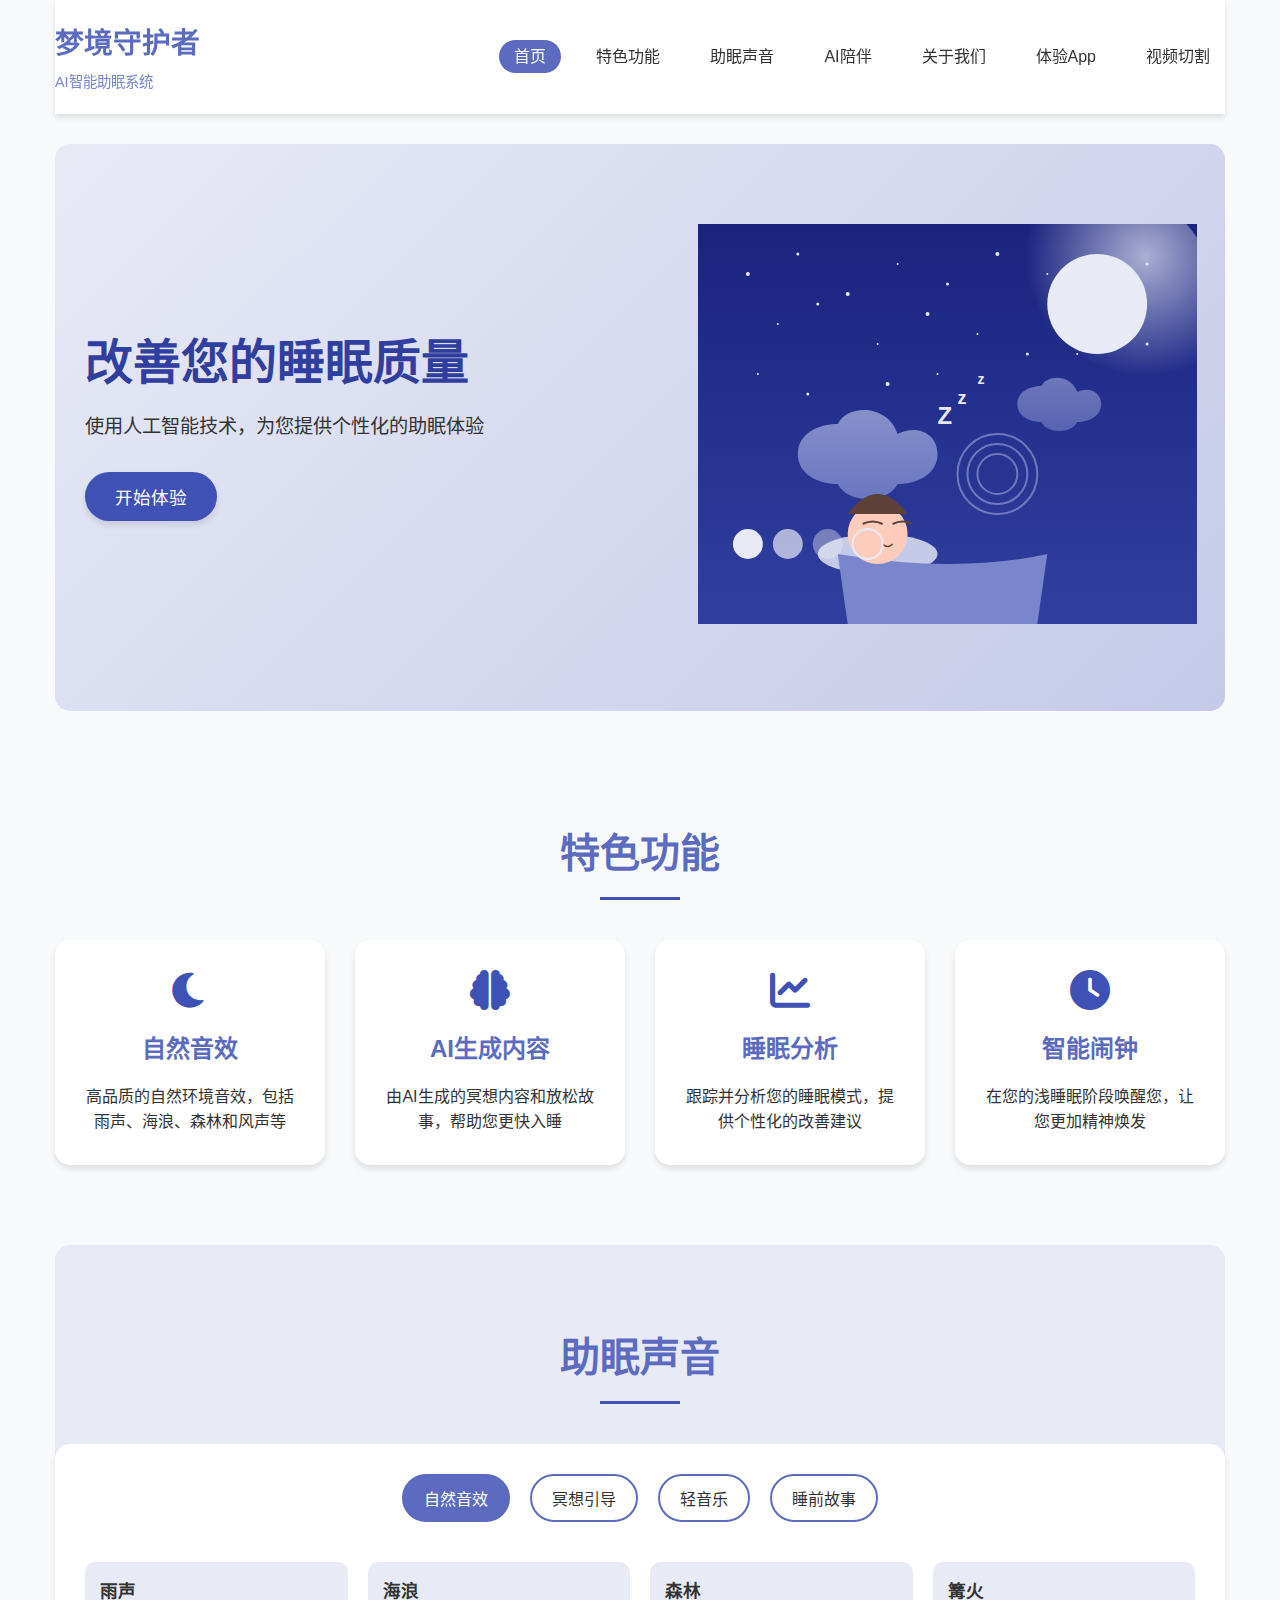
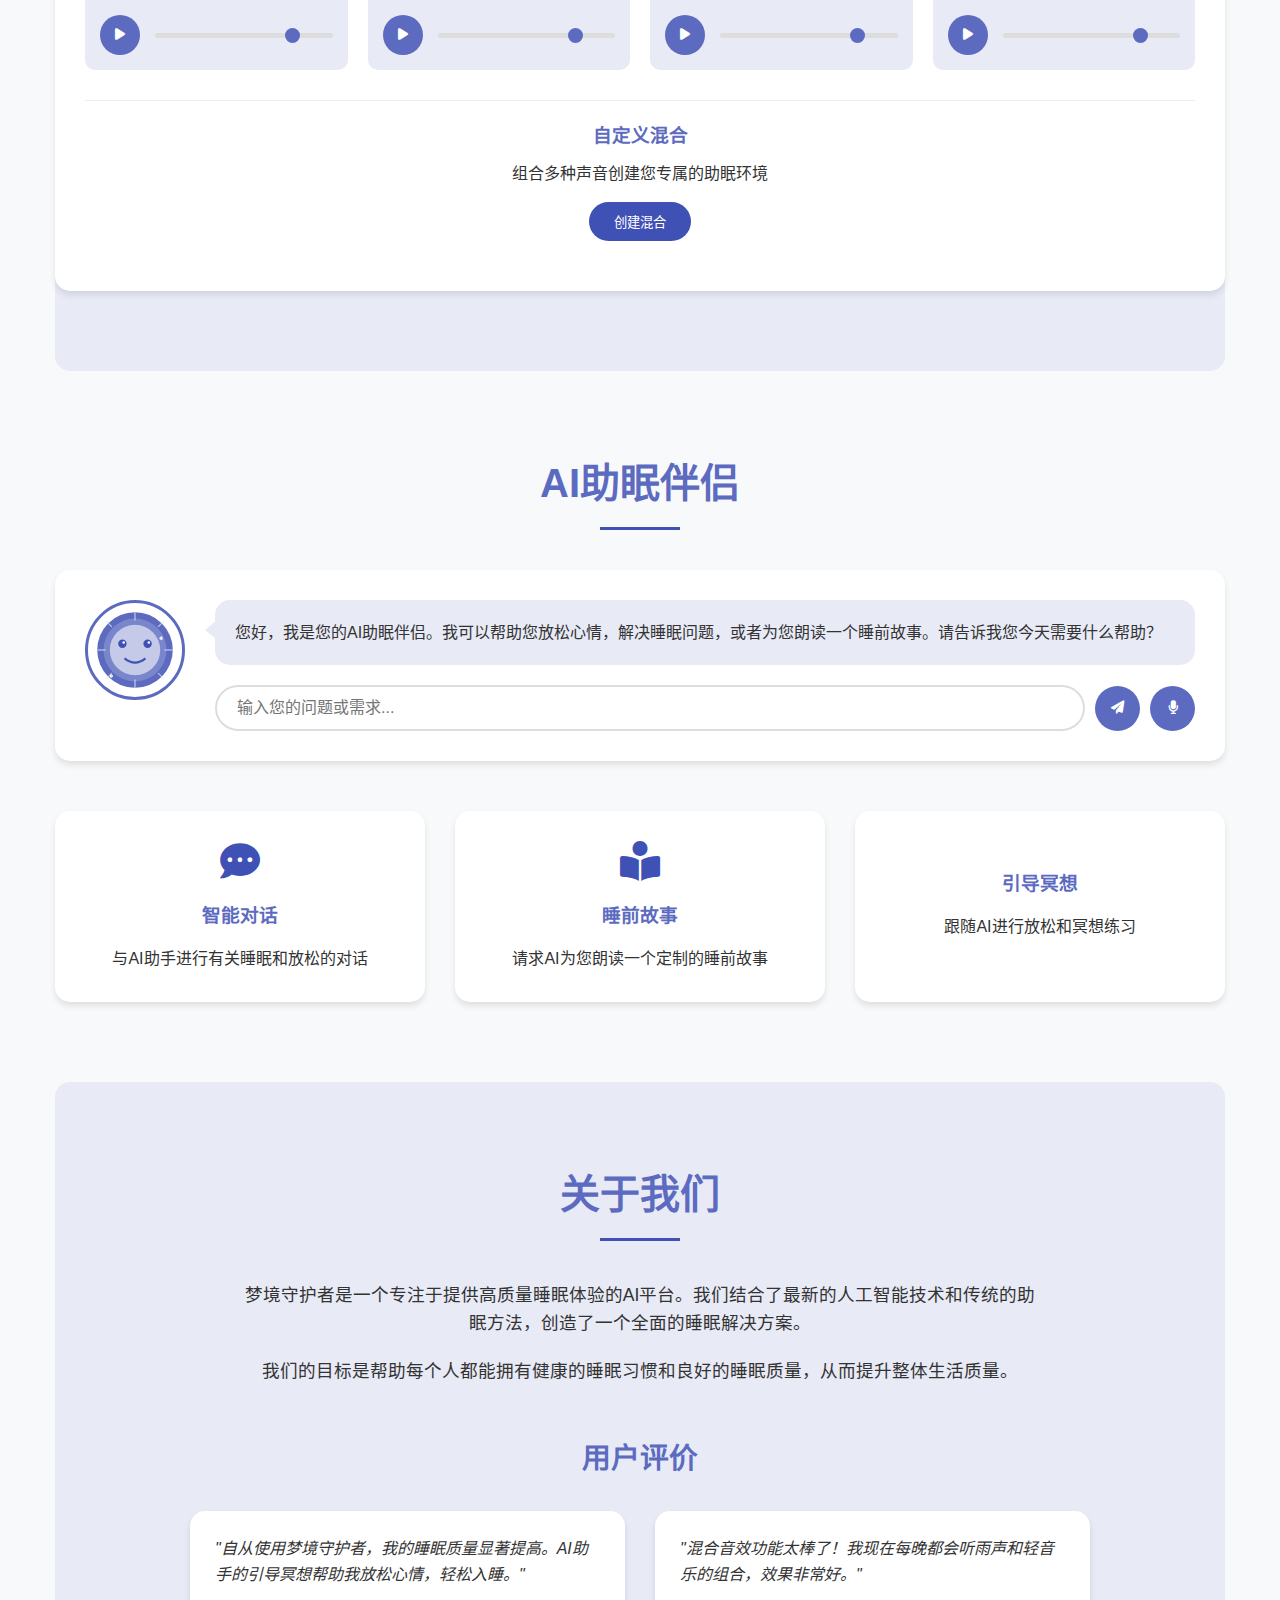
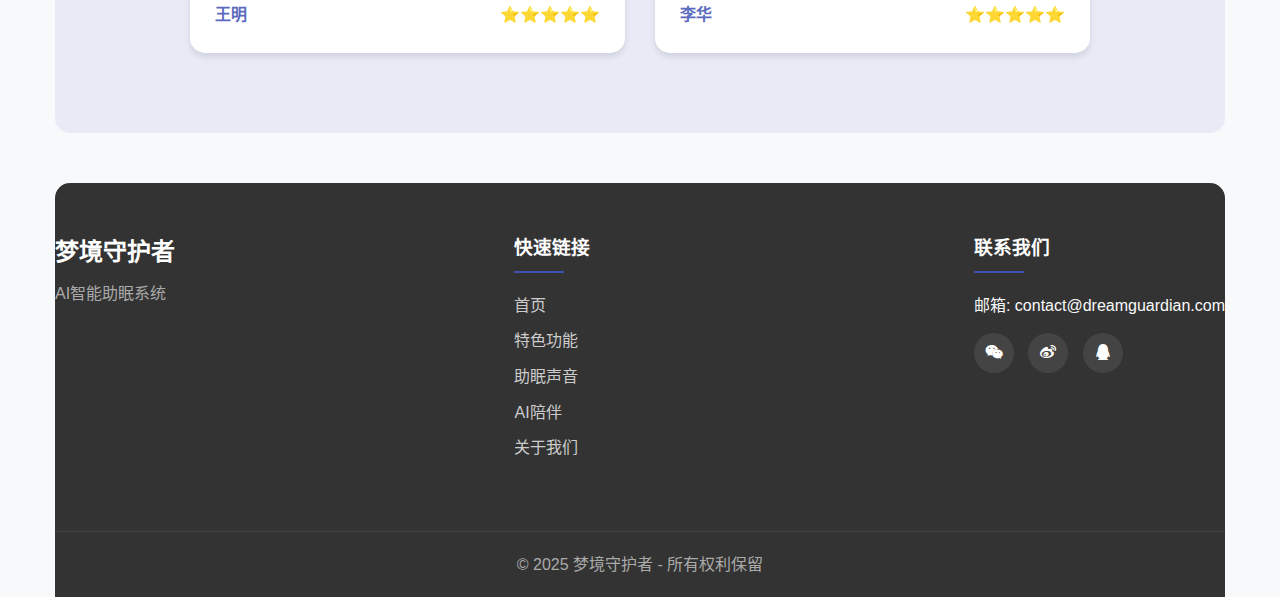
<file: index.html>
<!DOCTYPE html>
<html lang="zh-CN">
<head>
    <meta charset="UTF-8">
    <meta name="viewport" content="width=device-width, initial-scale=1.0">
    <title>梦境守护者 - AI智能助眠</title>
    <link rel="stylesheet" href="assets/css/style.css">
    <link rel="stylesheet" href="https://cdnjs.cloudflare.com/ajax/libs/font-awesome/6.0.0-beta3/css/all.min.css">
</head>
<body>
    <div class="container">
        <header>
            <div class="logo">
                <h1>梦境守护者</h1>
                <p>AI智能助眠系统</p>
            </div>
            <nav>
                <ul>
                    <li><a href="#home" class="active">首页</a></li>
                    <li><a href="#features">特色功能</a></li>
                    <li><a href="#sounds">助眠声音</a></li>
                    <li><a href="#ai-companion">AI陪伴</a></li>
                    <li><a href="#about">关于我们</a></li>
                    <li><a href="mobile-app.html">体验App</a></li>
                    <li><a href="video-cut.html" class="video-cut-link">视频切割</a></li>
                </ul>
            </nav>
        </header>

        <section id="home" class="hero">
            <div class="hero-content">
                <h2>改善您的睡眠质量</h2>
                <p>使用人工智能技术，为您提供个性化的助眠体验</p>
                <button class="cta-button">开始体验</button>
            </div>
            <div class="hero-image">
                <img src="assets/images/sleep-illustration.svg" alt="睡眠插图">
            </div>
        </section>

        <section id="features" class="features">
            <h2 class="section-title">特色功能</h2>
            <div class="feature-cards">
                <div class="feature-card">
                    <i class="fas fa-moon"></i>
                    <h3>自然音效</h3>
                    <p>高品质的自然环境音效，包括雨声、海浪、森林和风声等</p>
                </div>
                <div class="feature-card">
                    <i class="fas fa-brain"></i>
                    <h3>AI生成内容</h3>
                    <p>由AI生成的冥想内容和放松故事，帮助您更快入睡</p>
                </div>
                <div class="feature-card">
                    <i class="fas fa-chart-line"></i>
                    <h3>睡眠分析</h3>
                    <p>跟踪并分析您的睡眠模式，提供个性化的改善建议</p>
                </div>
                <div class="feature-card">
                    <i class="fas fa-clock"></i>
                    <h3>智能闹钟</h3>
                    <p>在您的浅睡眠阶段唤醒您，让您更加精神焕发</p>
                </div>
            </div>
        </section>

        <section id="sounds" class="sounds">
            <h2 class="section-title">助眠声音</h2>
            <div class="sound-player">
                <div class="sound-categories">
                    <button class="sound-category active" data-category="nature">自然音效</button>
                    <button class="sound-category" data-category="meditation">冥想引导</button>
                    <button class="sound-category" data-category="music">轻音乐</button>
                    <button class="sound-category" data-category="stories">睡前故事</button>
                </div>
                <div class="sound-list">
                    <div class="sound-item">
                        <span class="sound-name">雨声</span>
                        <div class="sound-controls">
                            <button class="play-btn"><i class="fas fa-play"></i></button>
                            <input type="range" min="0" max="100" value="80" class="volume-slider">
                        </div>
                    </div>
                    <div class="sound-item">
                        <span class="sound-name">海浪</span>
                        <div class="sound-controls">
                            <button class="play-btn"><i class="fas fa-play"></i></button>
                            <input type="range" min="0" max="100" value="80" class="volume-slider">
                        </div>
                    </div>
                    <div class="sound-item">
                        <span class="sound-name">森林</span>
                        <div class="sound-controls">
                            <button class="play-btn"><i class="fas fa-play"></i></button>
                            <input type="range" min="0" max="100" value="80" class="volume-slider">
                        </div>
                    </div>
                    <div class="sound-item">
                        <span class="sound-name">篝火</span>
                        <div class="sound-controls">
                            <button class="play-btn"><i class="fas fa-play"></i></button>
                            <input type="range" min="0" max="100" value="80" class="volume-slider">
                        </div>
                    </div>
                </div>
                <div class="audio-mixer">
                    <h3>自定义混合</h3>
                    <p>组合多种声音创建您专属的助眠环境</p>
                    <button class="mix-button">创建混合</button>
                </div>
            </div>
        </section>

        <section id="ai-companion" class="ai-companion">
            <h2 class="section-title">AI助眠伴侣</h2>
            <div class="ai-chat">
                <div class="ai-avatar">
                    <img src="assets/images/ai-avatar.svg" alt="AI头像">
                </div>
                <div class="ai-interaction">
                    <p>您好，我是您的AI助眠伴侣。我可以帮助您放松心情，解决睡眠问题，或者为您朗读一个睡前故事。请告诉我您今天需要什么帮助？</p>
                    <div class="chat-input">
                        <input type="text" placeholder="输入您的问题或需求...">
                        <button class="send-btn"><i class="fas fa-paper-plane"></i></button>
                        <button class="voice-btn"><i class="fas fa-microphone"></i></button>
                    </div>
                </div>
            </div>
            <div class="ai-features">
                <div class="ai-feature">
                    <i class="fas fa-comment-dots"></i>
                    <h3>智能对话</h3>
                    <p>与AI助手进行有关睡眠和放松的对话</p>
                </div>
                <div class="ai-feature">
                    <i class="fas fa-book-reader"></i>
                    <h3>睡前故事</h3>
                    <p>请求AI为您朗读一个定制的睡前故事</p>
                </div>
                <div class="ai-feature">
                    <i class="fas fa-meditation"></i>
                    <h3>引导冥想</h3>
                    <p>跟随AI进行放松和冥想练习</p>
                </div>
            </div>
        </section>

        <section id="about" class="about">
            <h2 class="section-title">关于我们</h2>
            <div class="about-content">
                <p>梦境守护者是一个专注于提供高质量睡眠体验的AI平台。我们结合了最新的人工智能技术和传统的助眠方法，创造了一个全面的睡眠解决方案。</p>
                <p>我们的目标是帮助每个人都能拥有健康的睡眠习惯和良好的睡眠质量，从而提升整体生活质量。</p>
            </div>
            <div class="testimonials">
                <h3>用户评价</h3>
                <div class="testimonial-slider">
                    <div class="testimonial">
                        <p>"自从使用梦境守护者，我的睡眠质量显著提高。AI助手的引导冥想帮助我放松心情，轻松入睡。"</p>
                        <div class="user">
                            <span class="user-name">王明</span>
                            <span class="user-rating">⭐⭐⭐⭐⭐</span>
                        </div>
                    </div>
                    <div class="testimonial">
                        <p>"混合音效功能太棒了！我现在每晚都会听雨声和轻音乐的组合，效果非常好。"</p>
                        <div class="user">
                            <span class="user-name">李华</span>
                            <span class="user-rating">⭐⭐⭐⭐⭐</span>
                        </div>
                    </div>
                </div>
            </div>
        </section>

        <footer>
            <div class="footer-content">
                <div class="footer-logo">
                    <h2>梦境守护者</h2>
                    <p>AI智能助眠系统</p>
                </div>
                <div class="footer-links">
                    <h3>快速链接</h3>
                    <ul>
                        <li><a href="#home">首页</a></li>
                        <li><a href="#features">特色功能</a></li>
                        <li><a href="#sounds">助眠声音</a></li>
                        <li><a href="#ai-companion">AI陪伴</a></li>
                        <li><a href="#about">关于我们</a></li>
                    </ul>
                </div>
                <div class="footer-contact">
                    <h3>联系我们</h3>
                    <p>邮箱: contact@dreamguardian.com</p>
                    <div class="social-icons">
                        <a href="#"><i class="fab fa-weixin"></i></a>
                        <a href="#"><i class="fab fa-weibo"></i></a>
                        <a href="#"><i class="fab fa-qq"></i></a>
                    </div>
                </div>
            </div>
            <div class="copyright">
                <p>&copy; 2025 梦境守护者 - 所有权利保留</p>
            </div>
        </footer>
    </div>

    <script src="assets/js/main.js"></script>
</body>
</html>
</file>
<file: assets/css/style.css>
/* 基础样式 */
:root {
    --primary-color: #5c6bc0;
    --secondary-color: #7986cb;
    --accent-color: #3f51b5;
    --dark-color: #303f9f;
    --light-color: #e8eaf6;
    --text-color: #333;
    --light-text: #fff;
    --shadow: 0 4px 6px rgba(0, 0, 0, 0.1);
    --transition: all 0.3s ease;
}

* {
    margin: 0;
    padding: 0;
    box-sizing: border-box;
}

body {
    font-family: "PingFang SC", "Microsoft YaHei", sans-serif;
    color: var(--text-color);
    background-color: #f8f9fa;
    line-height: 1.6;
}

a {
    text-decoration: none;
    color: var(--primary-color);
    transition: var(--transition);
}

a:hover {
    color: var(--dark-color);
}

ul {
    list-style: none;
}

.container {
    max-width: 1200px;
    margin: 0 auto;
    padding: 0 15px;
}

.section-title {
    text-align: center;
    margin-bottom: 40px;
    color: var(--primary-color);
    font-size: 2.5rem;
    position: relative;
    padding-bottom: 15px;
}

.section-title::after {
    content: '';
    position: absolute;
    bottom: 0;
    left: 50%;
    transform: translateX(-50%);
    width: 80px;
    height: 3px;
    background-color: var(--accent-color);
}

button {
    cursor: pointer;
    border: none;
    outline: none;
    transition: var(--transition);
}

/* 导航栏样式 */
header {
    display: flex;
    justify-content: space-between;
    align-items: center;
    padding: 20px 0;
    background-color: #fff;
    box-shadow: var(--shadow);
    position: sticky;
    top: 0;
    z-index: 100;
}

.logo h1 {
    color: var(--primary-color);
    font-size: 1.8rem;
    margin-bottom: 5px;
}

.logo p {
    color: var(--secondary-color);
    font-size: 0.9rem;
}

nav ul {
    display: flex;
}

nav ul li {
    margin-left: 20px;
}

nav ul li a {
    color: var(--text-color);
    padding: 8px 15px;
    border-radius: 20px;
}

nav ul li a:hover, nav ul li a.active {
    color: var(--light-text);
    background-color: var(--primary-color);
}

/* 英雄区域 */
.hero {
    display: flex;
    align-items: center;
    justify-content: space-between;
    padding: 80px 0;
    background: linear-gradient(135deg, #e8eaf6 0%, #c5cae9 100%);
    border-radius: 15px;
    margin: 30px 0;
    overflow: hidden;
}

.hero-content {
    flex: 1;
    padding: 0 30px;
}

.hero-content h2 {
    font-size: 3rem;
    color: var(--dark-color);
    margin-bottom: 20px;
    line-height: 1.2;
}

.hero-content p {
    font-size: 1.2rem;
    color: var(--text-color);
    margin-bottom: 30px;
}

.cta-button {
    padding: 12px 30px;
    background-color: var(--accent-color);
    color: var(--light-text);
    font-size: 1.1rem;
    border-radius: 30px;
    box-shadow: var(--shadow);
}

.cta-button:hover {
    background-color: var(--dark-color);
    transform: translateY(-3px);
    box-shadow: 0 6px 12px rgba(0, 0, 0, 0.15);
}

.hero-image {
    flex: 1;
    text-align: center;
}

.hero-image img {
    max-width: 90%;
    animation: float 4s ease-in-out infinite;
}

@keyframes float {
    0%, 100% {
        transform: translateY(0);
    }
    50% {
        transform: translateY(-15px);
    }
}

/* 特色功能区域 */
.features {
    padding: 80px 0;
}

.feature-cards {
    display: grid;
    grid-template-columns: repeat(auto-fit, minmax(250px, 1fr));
    gap: 30px;
}

.feature-card {
    background-color: #fff;
    padding: 30px;
    border-radius: 15px;
    box-shadow: var(--shadow);
    text-align: center;
    transition: var(--transition);
}

.feature-card:hover {
    transform: translateY(-10px);
    box-shadow: 0 8px 16px rgba(0, 0, 0, 0.1);
}

.feature-card i {
    font-size: 2.5rem;
    color: var(--accent-color);
    margin-bottom: 20px;
}

.feature-card h3 {
    font-size: 1.5rem;
    margin-bottom: 15px;
    color: var(--primary-color);
}

/* 助眠声音区域 */
.sounds {
    padding: 80px 0;
    background-color: var(--light-color);
    border-radius: 15px;
}

.sound-player {
    background-color: #fff;
    border-radius: 15px;
    padding: 30px;
    box-shadow: var(--shadow);
}

.sound-categories {
    display: flex;
    justify-content: center;
    margin-bottom: 30px;
    flex-wrap: wrap;
}

.sound-category {
    padding: 10px 20px;
    margin: 0 10px 10px;
    background-color: transparent;
    color: var(--text-color);
    border: 2px solid var(--primary-color);
    border-radius: 30px;
    font-size: 1rem;
}

.sound-category.active, .sound-category:hover {
    background-color: var(--primary-color);
    color: var(--light-text);
}

.sound-list {
    display: grid;
    grid-template-columns: repeat(auto-fit, minmax(200px, 1fr));
    gap: 20px;
    margin-bottom: 30px;
}

.sound-item {
    background-color: var(--light-color);
    padding: 15px;
    border-radius: 10px;
    display: flex;
    flex-direction: column;
}

.sound-name {
    font-size: 1.1rem;
    font-weight: 600;
    margin-bottom: 10px;
}

.sound-controls {
    display: flex;
    align-items: center;
}

.play-btn {
    width: 40px;
    height: 40px;
    border-radius: 50%;
    background-color: var(--primary-color);
    color: var(--light-text);
    display: flex;
    align-items: center;
    justify-content: center;
    margin-right: 15px;
}

.play-btn:hover {
    background-color: var(--dark-color);
}

.volume-slider {
    flex: 1;
    height: 5px;
    border-radius: 5px;
    background-color: #ddd;
    appearance: none;
    outline: none;
}

.volume-slider::-webkit-slider-thumb {
    appearance: none;
    width: 15px;
    height: 15px;
    border-radius: 50%;
    background-color: var(--primary-color);
    cursor: pointer;
}

.audio-mixer {
    text-align: center;
    padding: 20px;
    border-top: 1px solid #eee;
}

.audio-mixer h3 {
    margin-bottom: 10px;
    color: var(--primary-color);
}

.mix-button {
    padding: 10px 25px;
    background-color: var(--accent-color);
    color: var(--light-text);
    border-radius: 30px;
    margin-top: 15px;
}

.mix-button:hover {
    background-color: var(--dark-color);
}

/* AI伴侣区域 */
.ai-companion {
    padding: 80px 0;
}

.ai-chat {
    display: flex;
    background-color: #fff;
    border-radius: 15px;
    padding: 30px;
    box-shadow: var(--shadow);
    margin-bottom: 50px;
}

.ai-avatar {
    width: 100px;
    margin-right: 30px;
}

.ai-avatar img {
    width: 100%;
    border-radius: 50%;
    border: 3px solid var(--primary-color);
    padding: 5px;
}

.ai-interaction {
    flex: 1;
}

.ai-interaction p {
    padding: 20px;
    background-color: var(--light-color);
    border-radius: 15px;
    margin-bottom: 20px;
    position: relative;
}

.ai-interaction p:before {
    content: '';
    position: absolute;
    left: -10px;
    top: 20px;
    border-width: 10px 12px 10px 0;
    border-style: solid;
    border-color: transparent var(--light-color) transparent transparent;
}

.chat-input {
    display: flex;
    align-items: center;
}

.chat-input input {
    flex: 1;
    padding: 12px 20px;
    border: 2px solid #ddd;
    border-radius: 30px;
    outline: none;
    font-size: 1rem;
}

.chat-input input:focus {
    border-color: var(--primary-color);
}

.send-btn, .voice-btn {
    width: 45px;
    height: 45px;
    border-radius: 50%;
    background-color: var(--primary-color);
    color: var(--light-text);
    display: flex;
    align-items: center;
    justify-content: center;
    margin-left: 10px;
}

.send-btn:hover, .voice-btn:hover {
    background-color: var(--dark-color);
}

.ai-features {
    display: grid;
    grid-template-columns: repeat(auto-fit, minmax(250px, 1fr));
    gap: 30px;
}

.ai-feature {
    text-align: center;
    padding: 30px;
    background-color: #fff;
    border-radius: 15px;
    box-shadow: var(--shadow);
    transition: var(--transition);
}

.ai-feature:hover {
    transform: translateY(-10px);
    box-shadow: 0 8px 16px rgba(0, 0, 0, 0.1);
}

.ai-feature i {
    font-size: 2.5rem;
    color: var(--accent-color);
    margin-bottom: 20px;
}

.ai-feature h3 {
    margin-bottom: 15px;
    color: var(--primary-color);
}

/* 关于我们区域 */
.about {
    padding: 80px 0;
    background-color: var(--light-color);
    border-radius: 15px;
}

.about-content {
    max-width: 800px;
    margin: 0 auto 50px;
    text-align: center;
}

.about-content p {
    margin-bottom: 20px;
    font-size: 1.1rem;
}

.testimonials {
    max-width: 900px;
    margin: 0 auto;
}

.testimonials h3 {
    text-align: center;
    margin-bottom: 30px;
    color: var(--primary-color);
    font-size: 1.8rem;
}

.testimonial-slider {
    display: flex;
    flex-wrap: wrap;
    justify-content: center;
    gap: 30px;
}

.testimonial {
    background-color: #fff;
    padding: 25px;
    border-radius: 15px;
    box-shadow: var(--shadow);
    width: calc(50% - 15px);
    min-width: 300px;
}

.testimonial p {
    font-style: italic;
    margin-bottom: 15px;
}

.user {
    display: flex;
    justify-content: space-between;
    align-items: center;
}

.user-name {
    font-weight: 600;
    color: var(--primary-color);
}

/* 页脚区域 */
footer {
    padding: 50px 0 20px;
    background-color: #333;
    color: #f8f9fa;
    border-radius: 15px 15px 0 0;
    margin-top: 50px;
}

.footer-content {
    display: flex;
    flex-wrap: wrap;
    justify-content: space-between;
    margin-bottom: 30px;
}

.footer-logo, .footer-links, .footer-contact {
    margin-bottom: 30px;
    min-width: 250px;
}

.footer-logo h2 {
    color: var(--light-text);
    margin-bottom: 10px;
}

.footer-logo p {
    color: #aaa;
}

.footer-links h3, .footer-contact h3 {
    color: var(--light-text);
    margin-bottom: 20px;
    position: relative;
    padding-bottom: 10px;
}

.footer-links h3::after, .footer-contact h3::after {
    content: '';
    position: absolute;
    bottom: 0;
    left: 0;
    width: 50px;
    height: 2px;
    background-color: var(--accent-color);
}

.footer-links ul li {
    margin-bottom: 10px;
}

.footer-links ul li a {
    color: #ccc;
}

.footer-links ul li a:hover {
    color: var(--light-text);
}

.footer-contact p {
    margin-bottom: 15px;
}

.social-icons a {
    display: inline-block;
    width: 40px;
    height: 40px;
    background-color: #444;
    color: var(--light-text);
    border-radius: 50%;
    text-align: center;
    line-height: 40px;
    margin-right: 10px;
    transition: var(--transition);
}

.social-icons a:hover {
    background-color: var(--primary-color);
    transform: translateY(-3px);
}

.copyright {
    text-align: center;
    padding-top: 20px;
    border-top: 1px solid #444;
    color: #aaa;
}

/* 响应式设计 */
@media (max-width: 992px) {
    .hero {
        flex-direction: column;
        text-align: center;
    }

    .hero-content {
        padding: 0 20px 40px;
    }

    .hero-image {
        order: -1;
    }

    .testimonial {
        width: 100%;
    }
}

@media (max-width: 768px) {
    header {
        flex-direction: column;
    }

    .logo {
        margin-bottom: 20px;
        text-align: center;
    }

    nav ul {
        flex-wrap: wrap;
        justify-content: center;
    }

    nav ul li {
        margin: 5px;
    }

    .ai-chat {
        flex-direction: column;
        align-items: center;
    }

    .ai-avatar {
        margin-right: 0;
        margin-bottom: 20px;
    }

    .footer-content {
        flex-direction: column;
        text-align: center;
    }

    .footer-links h3::after, .footer-contact h3::after {
        left: 50%;
        transform: translateX(-50%);
    }
}

@media (max-width: 576px) {
    .section-title {
        font-size: 2rem;
    }

    .hero-content h2 {
        font-size: 2.3rem;
    }
}
</file>
